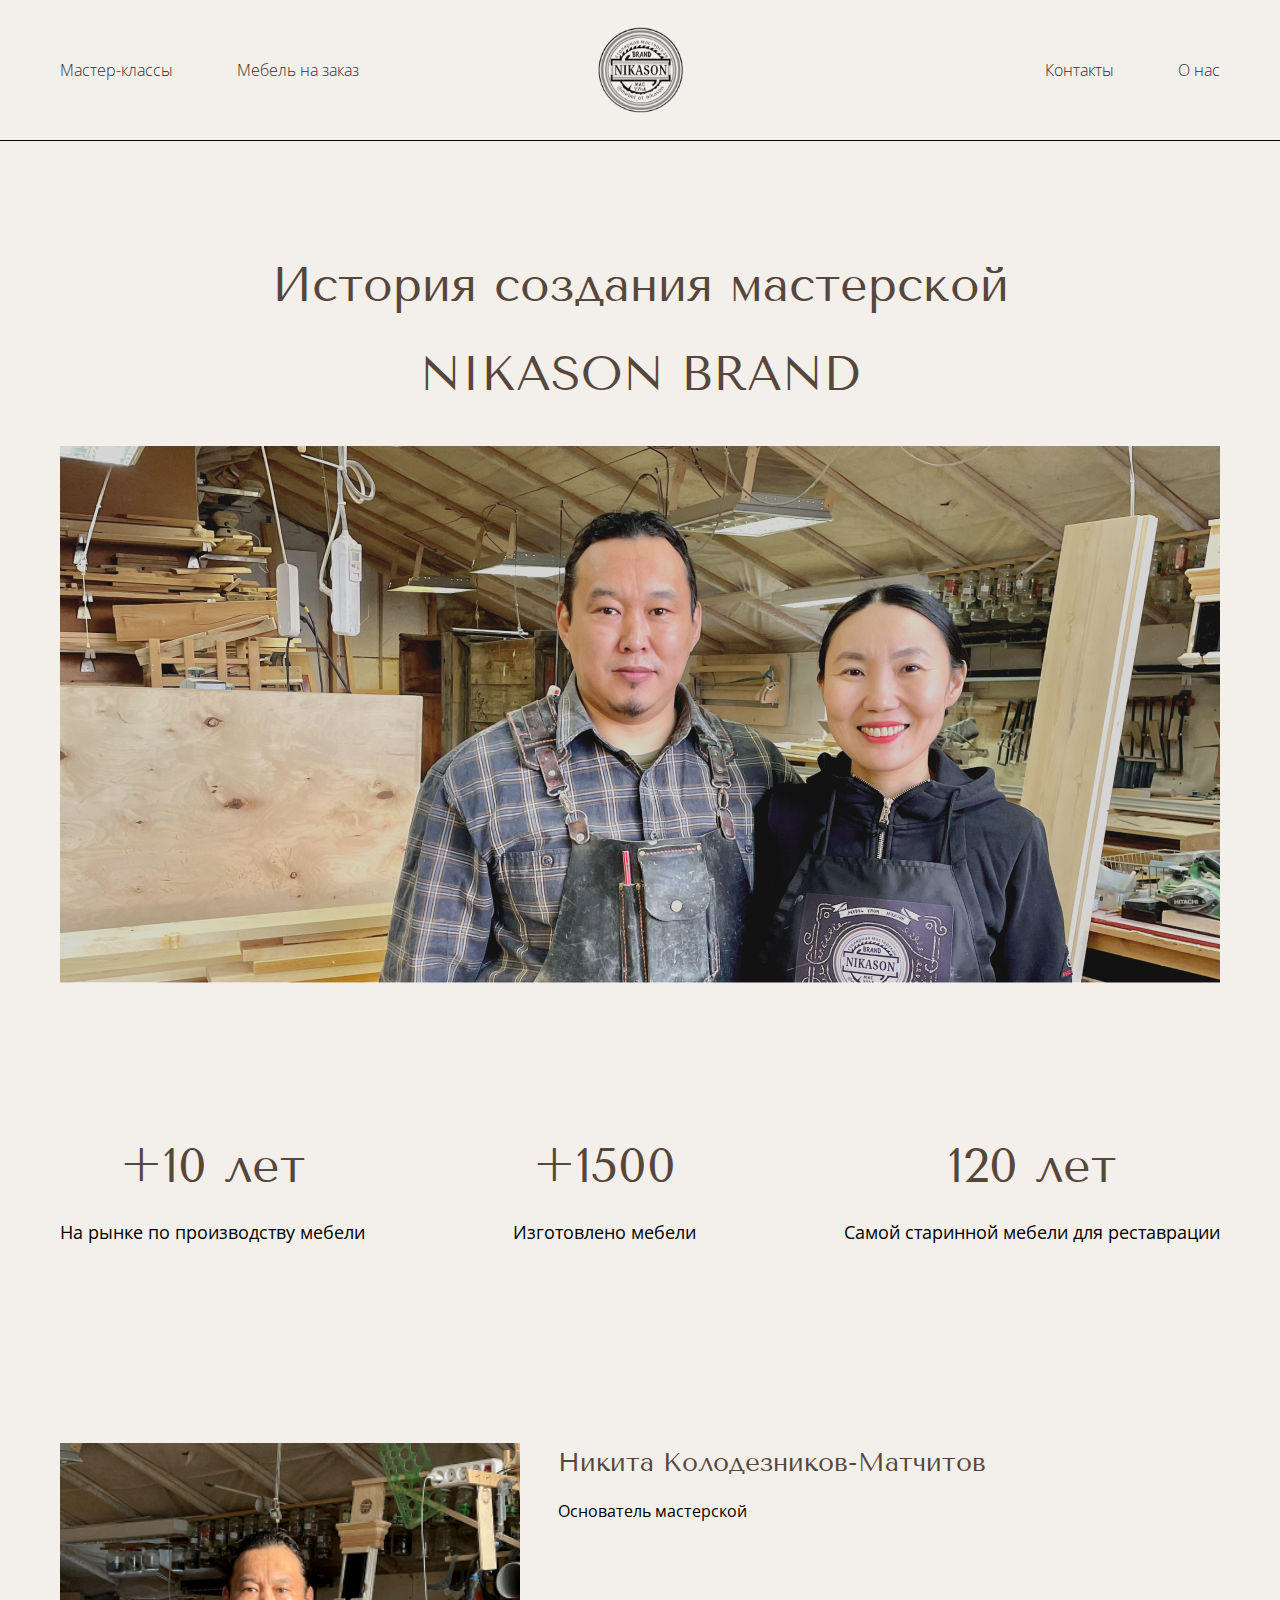
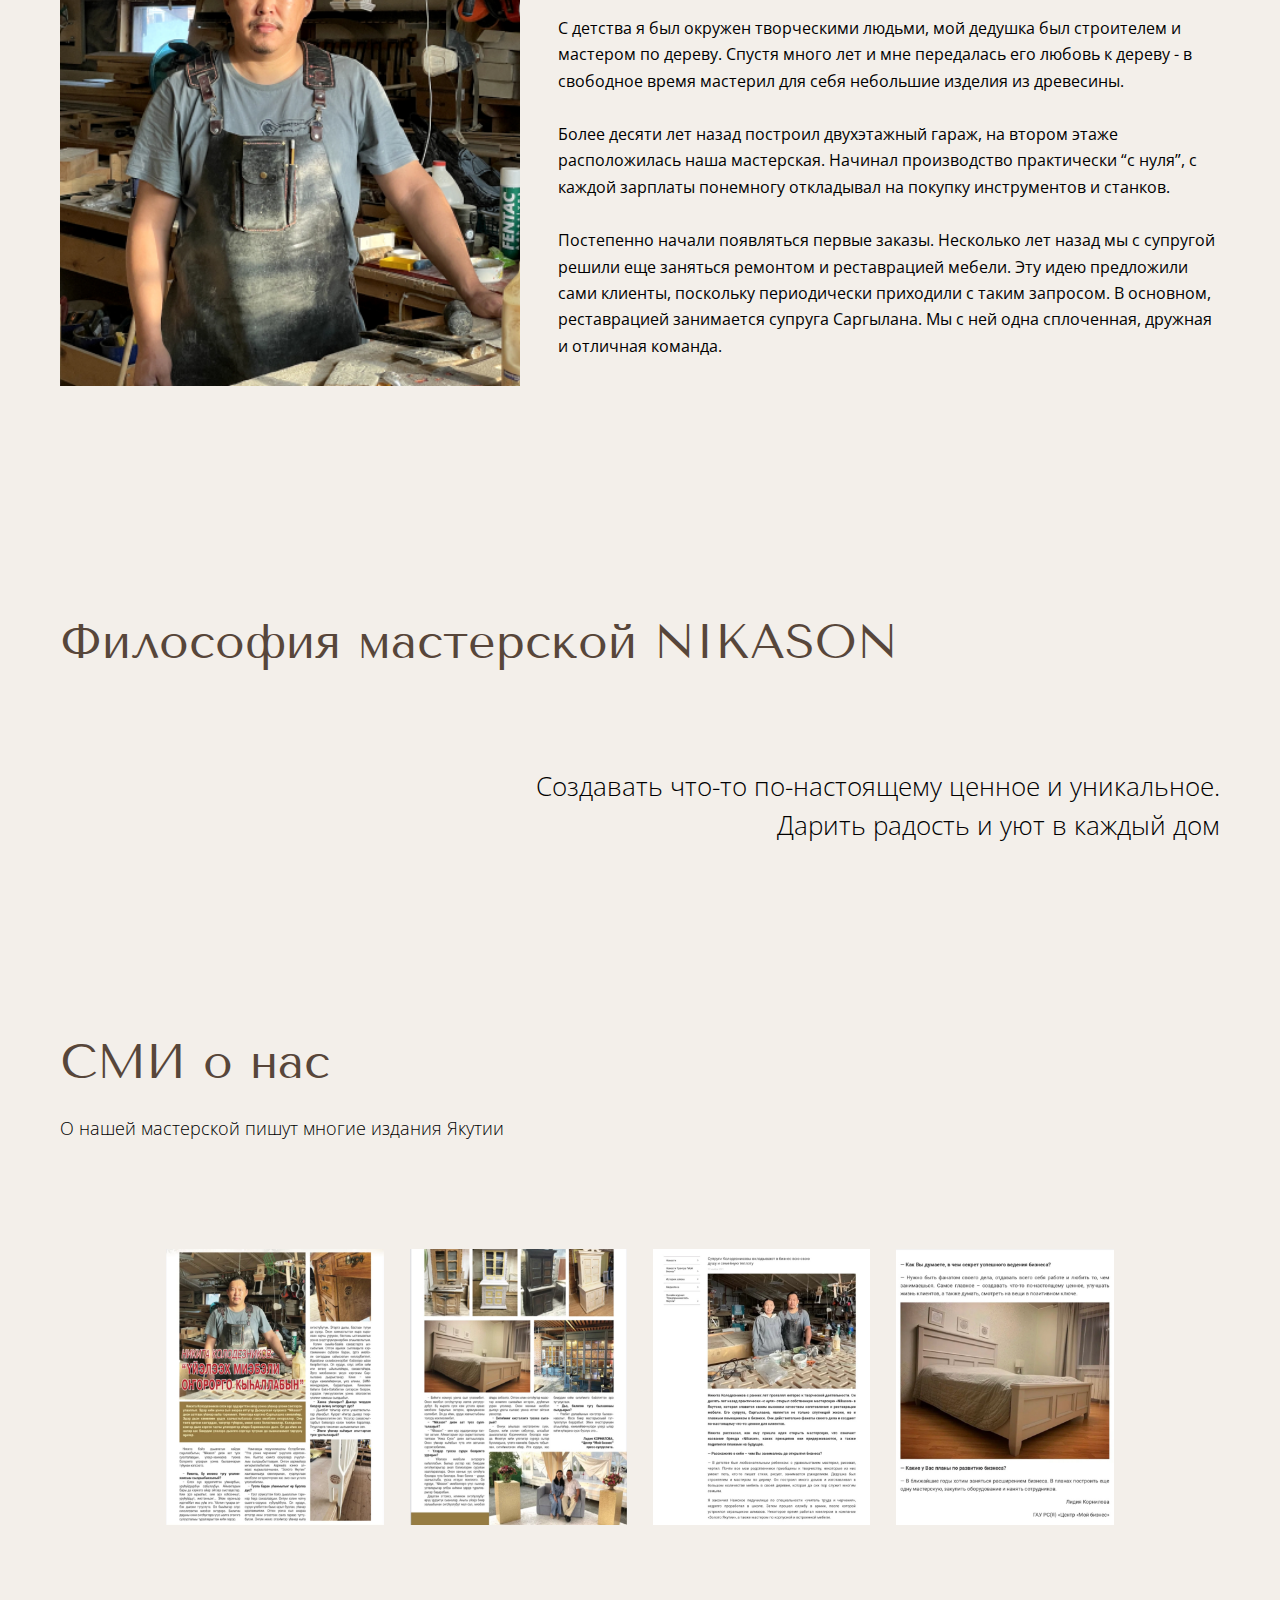
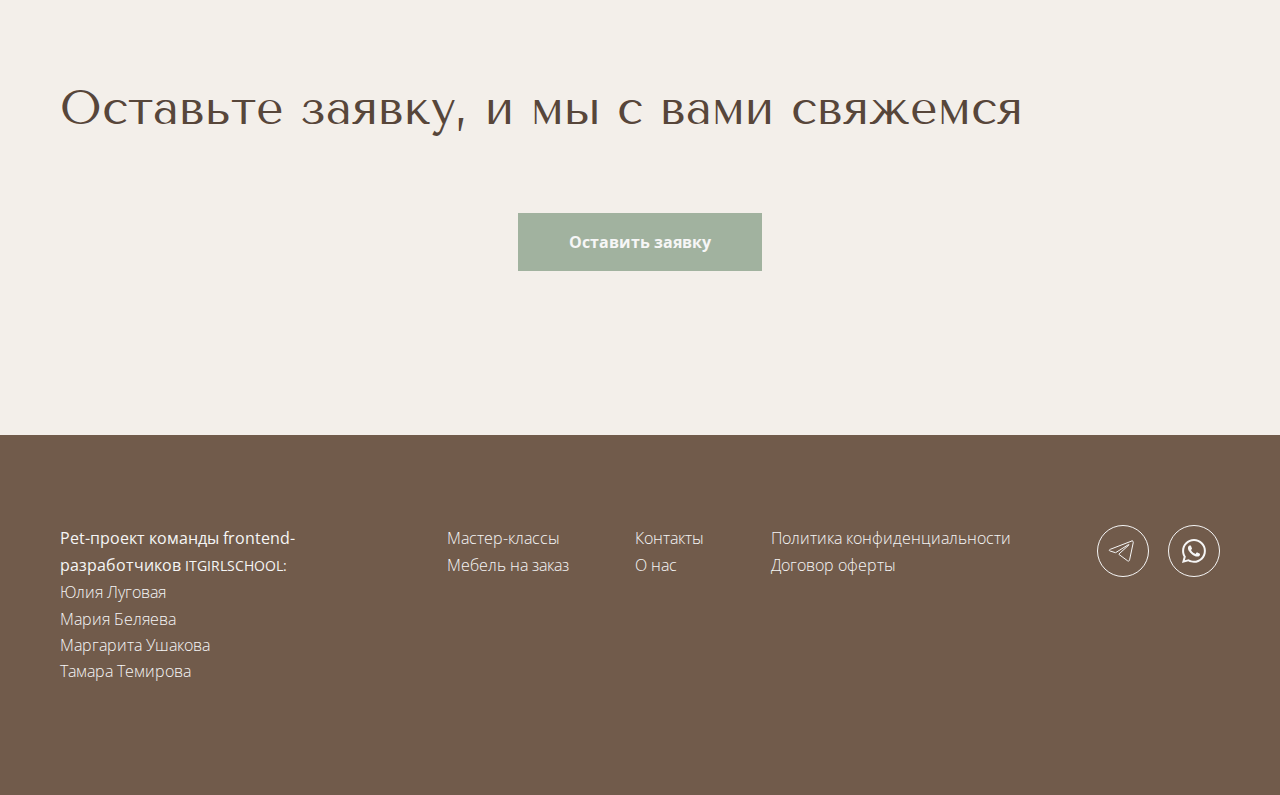
<file: about.html>
<!DOCTYPE html>
<html lang="ru">
  <head>
    <meta charset="UTF-8">
    <meta http-equiv="X-UA-Compatible" content="IE=edge">
    <meta name="viewport" content="width=device-width, initial-scale=1.0">
    <link rel="stylesheet" href="./assets/styles/normalize.css">
    <link rel="stylesheet" href="./assets/styles/about.css">
    <link rel="preconnect" href="https://fonts.googleapis.com">
    <link rel="preconnect" href="https://fonts.gstatic.com" crossorigin>
    <link rel="preconnect" href="https://fonts.googleapis.com">
    <link rel="preconnect" href="https://fonts.gstatic.com" crossorigin>
    <link
      href="https://fonts.googleapis.com/css2?family=Open+Sans:wght@300;400;700&family=Tenor+Sans&display=swap"
      rel="stylesheet">
    <link
      rel="shortcut icon"
      href="./assets/images/icon.svg"
      type="image/svg">
    <title>О нас</title>
  </head>
  <body>
    <div class="wrapper">
      <header class="header">
        <div class="header__container">
          <nav class="header__nav-left">
            <a class="header__link-left" href="./masterclass.html"
              >Мастер-классы</a
            >
            <a class="header__link-left" href="./customised.html"
              >Мебель на заказ</a
            >
          </nav>
          <a class="logo" href="./index.html"
            ><img src="./assets/images/icon.svg" alt="Логотип"></a>
          <nav class="header__nav-right">
            <a class="header__link-right" href="#contact">Контакты</a>
            <a class="header__link-right" href="./about.html">О нас</a>
          </nav>
        </div>
        <nav class="hamburger">
          <div class="hamburger__icon">
            <input type="checkbox">
            <span></span>
            <span></span>
            <span></span>
            <div class="hamburger__menu">
              <div class="hamburger__link">
                <a href="./index.html">Главная</a>
              </div>
              <div class="hamburger__link">
                <a href="./masterclass.html">Мастер-классы</a>
              </div>
              <div class="hamburger__link">
                <a href="./customised.html">Мебель на заказ</a>
              </div>
              <div class="hamburger__link"><a href="#contact">Контакты</a></div>
              <div class="hamburger__link">
                <a href="./about.html">О нас</a>
              </div>
            </div>
          </div>
        </nav>
      </header>
      <main class="main">
        <section class="about-head">
          <div class="about-head__container">
            <h2 class="about-head__title-top">История создания мастерской</h2>
            <h1 class="about-head__title-bottom">NIKASON BRAND</h1>
            <img
              class="about-head__image"
              src="./assets/images/about/about-head__photo.jpg"
              alt="Основатели">
          </div>
        </section>
        <section class="about-figures">
          <div class="about-figures__container">
            <div class="about-figures__item">
              <h2 class="about-figures__title">+10 лет</h2>
              <p class="about-figures__text">На рынке по производству мебели</p>
            </div>
            <div class="about-figures__item">
              <h2 class="about-figures__title">+1500</h2>
              <p class="about-figures__text">Изготовлено мебели</p>
            </div>
            <div class="about-figures__item">
              <h2 class="about-figures__title">120 лет</h2>
              <p class="about-figures__text">
                Самой старинной мебели для реставрации
              </p>
            </div>
          </div>
        </section>
        <section class="about-founder">
          <div class="about-founder__container">
            <img
              class="about-founder__image"
              src="./assets/images/about/about-founder__photo.jpg"
              alt="Основатель">
            <div class="about-founder__content">
              <h2 class="about-founder__title about-founder__title_founder">
                Никита Колодезников-Матчитов
              </h2>
              <h3 class="about-founder__subtitle">Основатель мастерской</h3>
              <p class="about-founder__text">
                С детства я был окружен творческими людьми, мой дедушка был
                строителем и мастером по дереву. Спустя много лет и мне
                передалась его любовь к дереву - в свободное время мастерил для
                себя небольшие изделия из древесины.
              </p>
              <p class="about-founder__text">
                Более десяти лет назад построил двухэтажный гараж, на втором
                этаже расположилась наша мастерская. Начинал производство
                практически “с нуля”, с каждой зарплаты понемногу откладывал на
                покупку инструментов и станков.
              </p>
              <p class="about-founder__text">
                Постепенно начали появляться первые заказы. Несколько лет назад
                мы с супругой решили еще заняться ремонтом и реставрацией
                мебели. Эту идею предложили сами клиенты, поскольку периодически
                приходили с таким запросом. В основном, реставрацией занимается
                супруга Саргылана. Мы с ней одна сплоченная, дружная и отличная
                команда.
              </p>
            </div>
          </div>
        </section>
        <section class="about-philosophy">
          <div class="about-philosophy__container">
            <h2 class="about-philosophy__title">
              Философия мастерской NIKASON
            </h2>
            <p class="about-philosophy__text">
              Создавать что-то по-настоящему ценное и уникальное.
            </p>
            <p class="about-philosophy__text">
              Дарить радость и уют в каждый дом
            </p>
          </div>
        </section>
        <section class="about-media">
          <div class="about-media__container">
            <h2 class="about-media__title">СМИ о нас</h2>
            <p class="about-media__text">
              О нашей мастерской пишут многие издания Якутии
            </p>
            <div class="about-media__image">
              <img
                class="about-media__img"
                src="./assets/images/about/about-media__image-1.jpg"
                alt="Статья в СМИ">
              <img
                class="about-media__img"
                src="./assets/images/about/about-media__image-2.jpg"
                alt="Статья в СМИ">
              <img
                class="about-media__img"
                src="./assets/images/about/about-media__image-3.jpg"
                alt="Статья в СМИ">
              <img
                class="about-media__img"
                src="./assets/images/about/about-media__image-4.jpg"
                alt="Статья в СМИ">
            </div>
            <div class="about-media-carousel">
              <span id="about-media-carousel__item_1"></span>
              <span id="about-media-carousel__item_2"></span>
              <span id="about-media-carousel__item_3"></span>
              <span id="about-media-carousel__item_4"></span>
              <div
                class="about-media-carousel__item about-media-carousel__item_1"
              >
                <a
                  class="arrow arrow_prev"
                  href="#about-media-carousel__item_4"
                ></a>
                <a
                  class="arrow arrow_next"
                  href="#about-media-carousel__item_2"
                ></a>
              </div>
              <div
                class="about-media-carousel__item about-media-carousel__item_2"
              >
                <a
                  class="arrow arrow_prev"
                  href="#about-media-carousel__item_1"
                ></a>
                <a
                  class="arrow arrow_next"
                  href="#about-media-carousel__item_3"
                ></a>
              </div>
              <div
                class="about-media-carousel__item about-media-carousel__item_3"
              >
                <a
                  class="arrow arrow_prev"
                  href="#about-media-carousel__item_2"
                ></a>
                <a
                  class="arrow arrow_next"
                  href="#about-media-carousel__item_4"
                ></a>
              </div>
              <div
                class="about-media-carousel__item about-media-carousel__item_4"
              >
                <a
                  class="arrow arrow_prev"
                  href="#about-media-carousel__item_3"
                ></a>
                <a
                  class="arrow arrow_next"
                  href="#about-media-carousel__item_1"
                ></a>
              </div>
            </div>
          </div>
        </section>
        <section class="about-contact">
          <div class="about-contact__container">
            <h2 class="about-contact__title">
              Оставьте заявку, и мы с вами свяжемся
            </h2>
            <div class="about-contact__button">
              <a class="button" href="https://www.whatsapp.com/?lang=ru"
                >Оставить заявку</a
              >
            </div>
          </div>
        </section>
      </main>
      <footer class="footer">
        <a id="contact"></a>
        <div class="footer__container">
          <div class="footer__info">
            <p class="footer__text">Pet-проект команды frontend-разработчиков <a class="footer__school" href="https://itgirlschool.com/"
              >ITGIRLSCHOOL:</a
            ></p>
            <a class="footer__link" href="https://github.com/YuliaLugovaya"
              >Юлия Луговая</a
            >
            <a class="footer__link" href="https://github.com/MariiaBeliaeva"
              >Мария Беляева</a
            >
            <a class="footer__link" href="https://github.com/ritamargo25"
              >Маргарита Ушакова</a
            >
            <a class="footer__link" href="https://github.com/TomaTem"
              >Тамара Темирова</a
            >
          </div>
          <div class="footer__links">
            <a class="footer__link" href="./masterclass.html">Мастер-классы</a>
            <a class="footer__link" href="./customised.html">Мебель на заказ</a>
          </div>
          <div class="footer__links">
            <a class="footer__link" href="#contact">Контакты</a>
            <a class="footer__link" href="./about.html">О нас</a>
          </div>
          <div class="footer__documents">
            <a class="footer__link" href="./privacy.html"
              >Политика конфиденциальности</a
            >
            <a class="footer__link" href="./offer.html">Договор оферты</a>
          </div>
          <div class="footer__socials">
            <a class="footer__social" href="https://telegram.org/"
              ><img src="./assets/images/telegram-icon.svg" alt="Telegram"></a>
            <a class="footer__social" href="https://www.whatsapp.com/?lang=ru"
              ><img src="./assets/images/whatsup-icon.svg" alt="WhatsUp"></a>
          </div>
        </div>
      </footer>
    </div>
  </body>
</html>
</file>
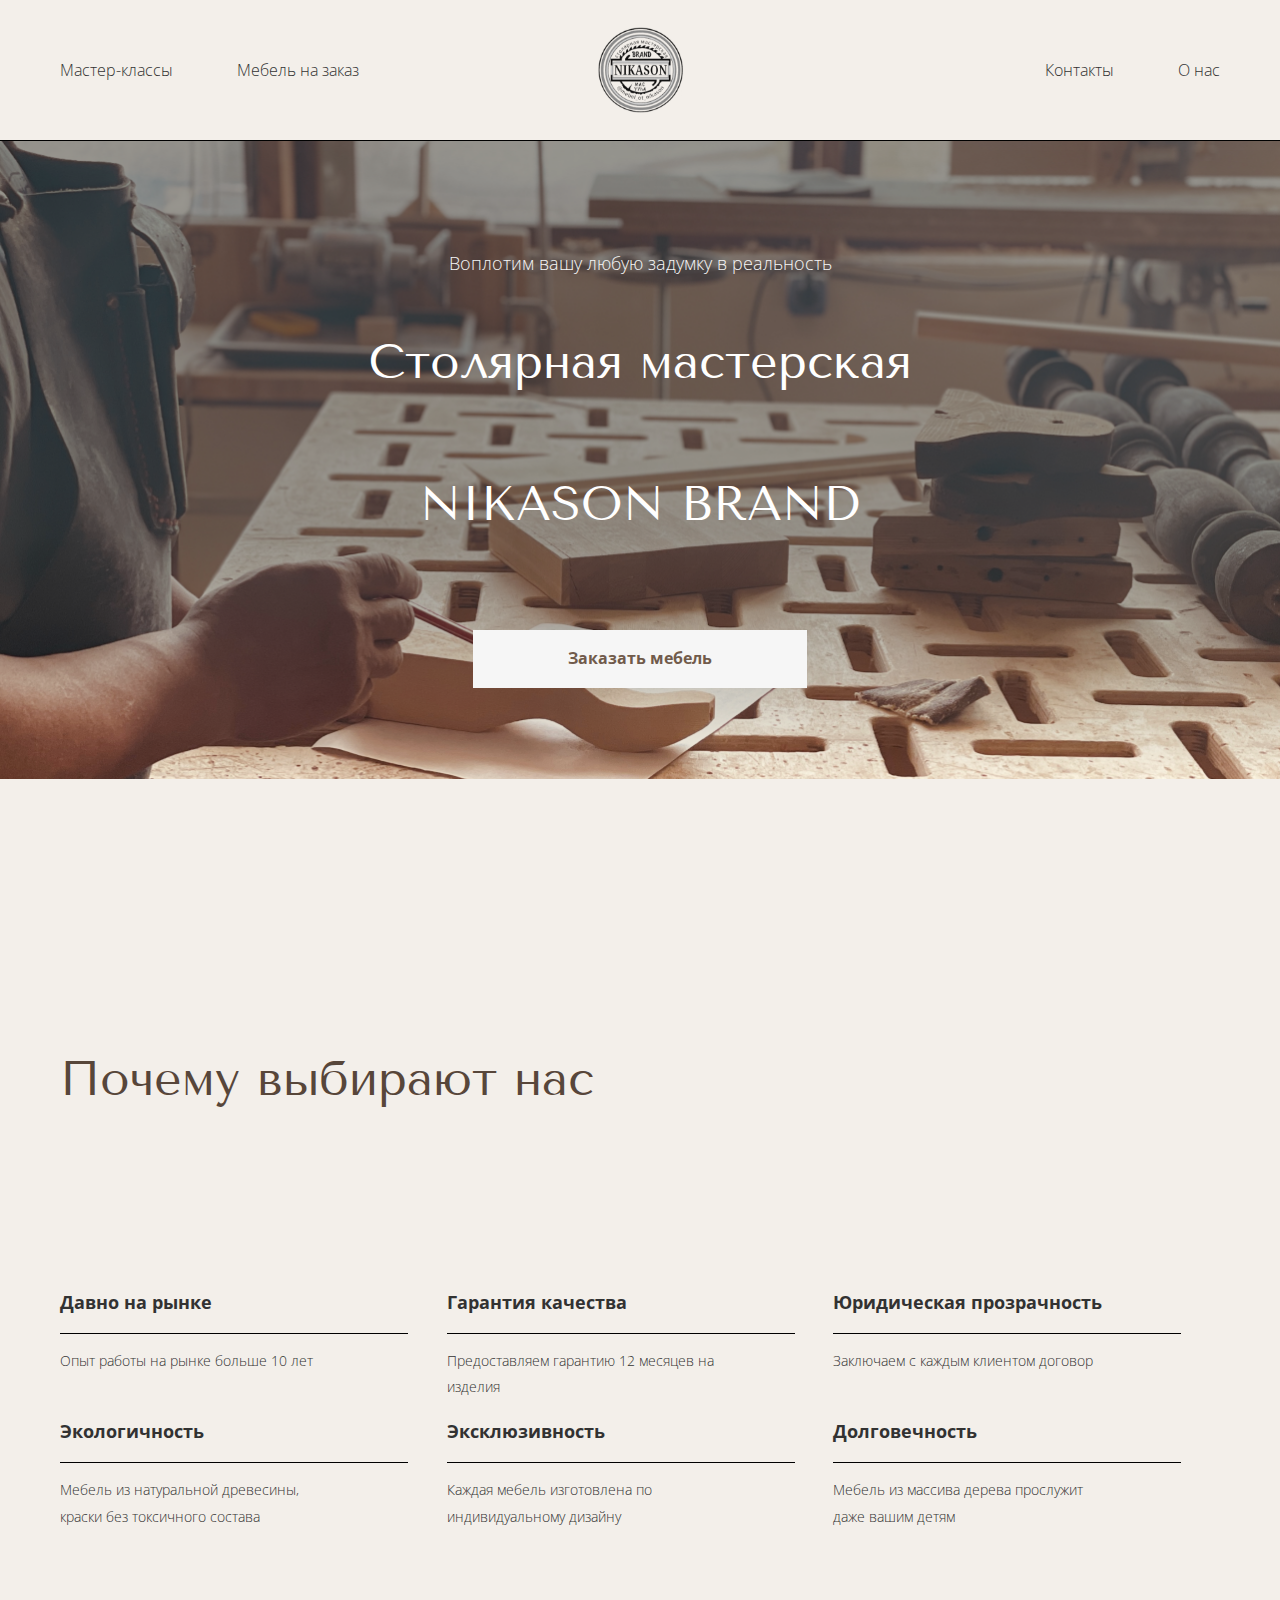
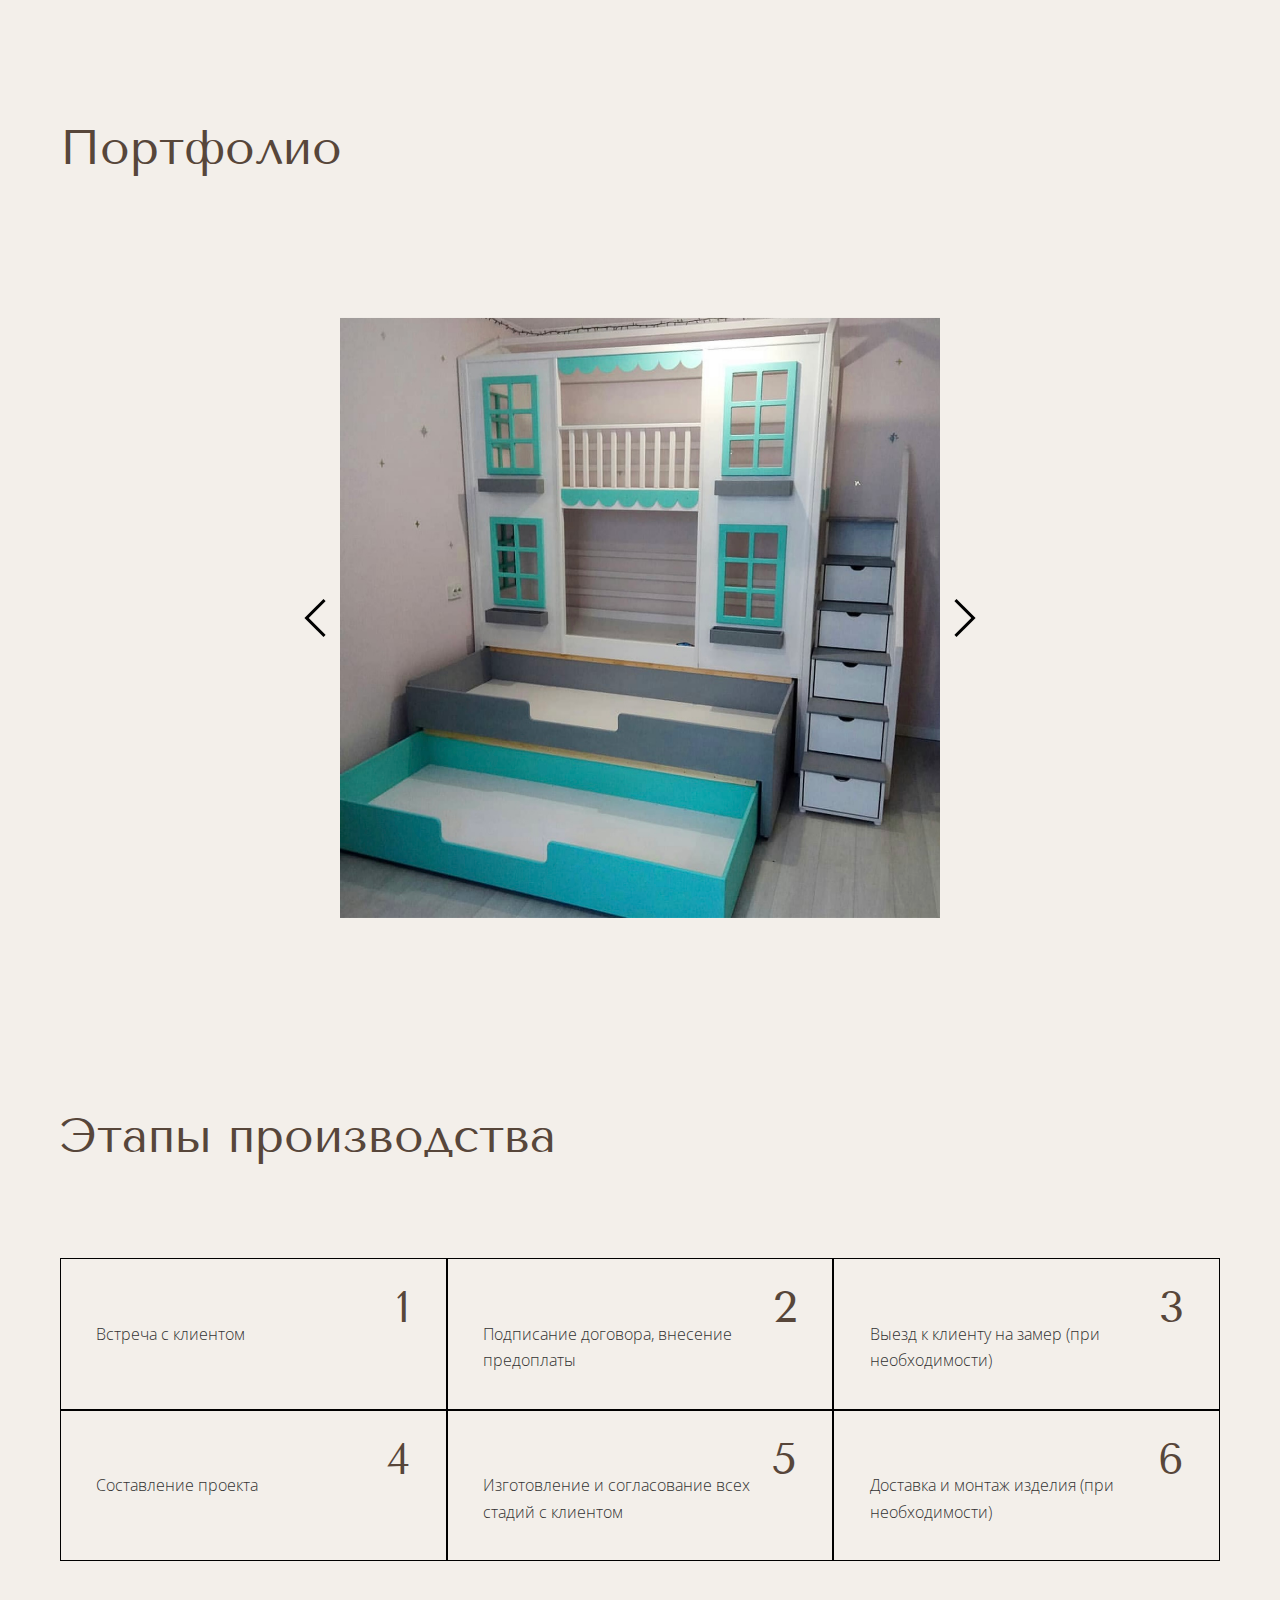
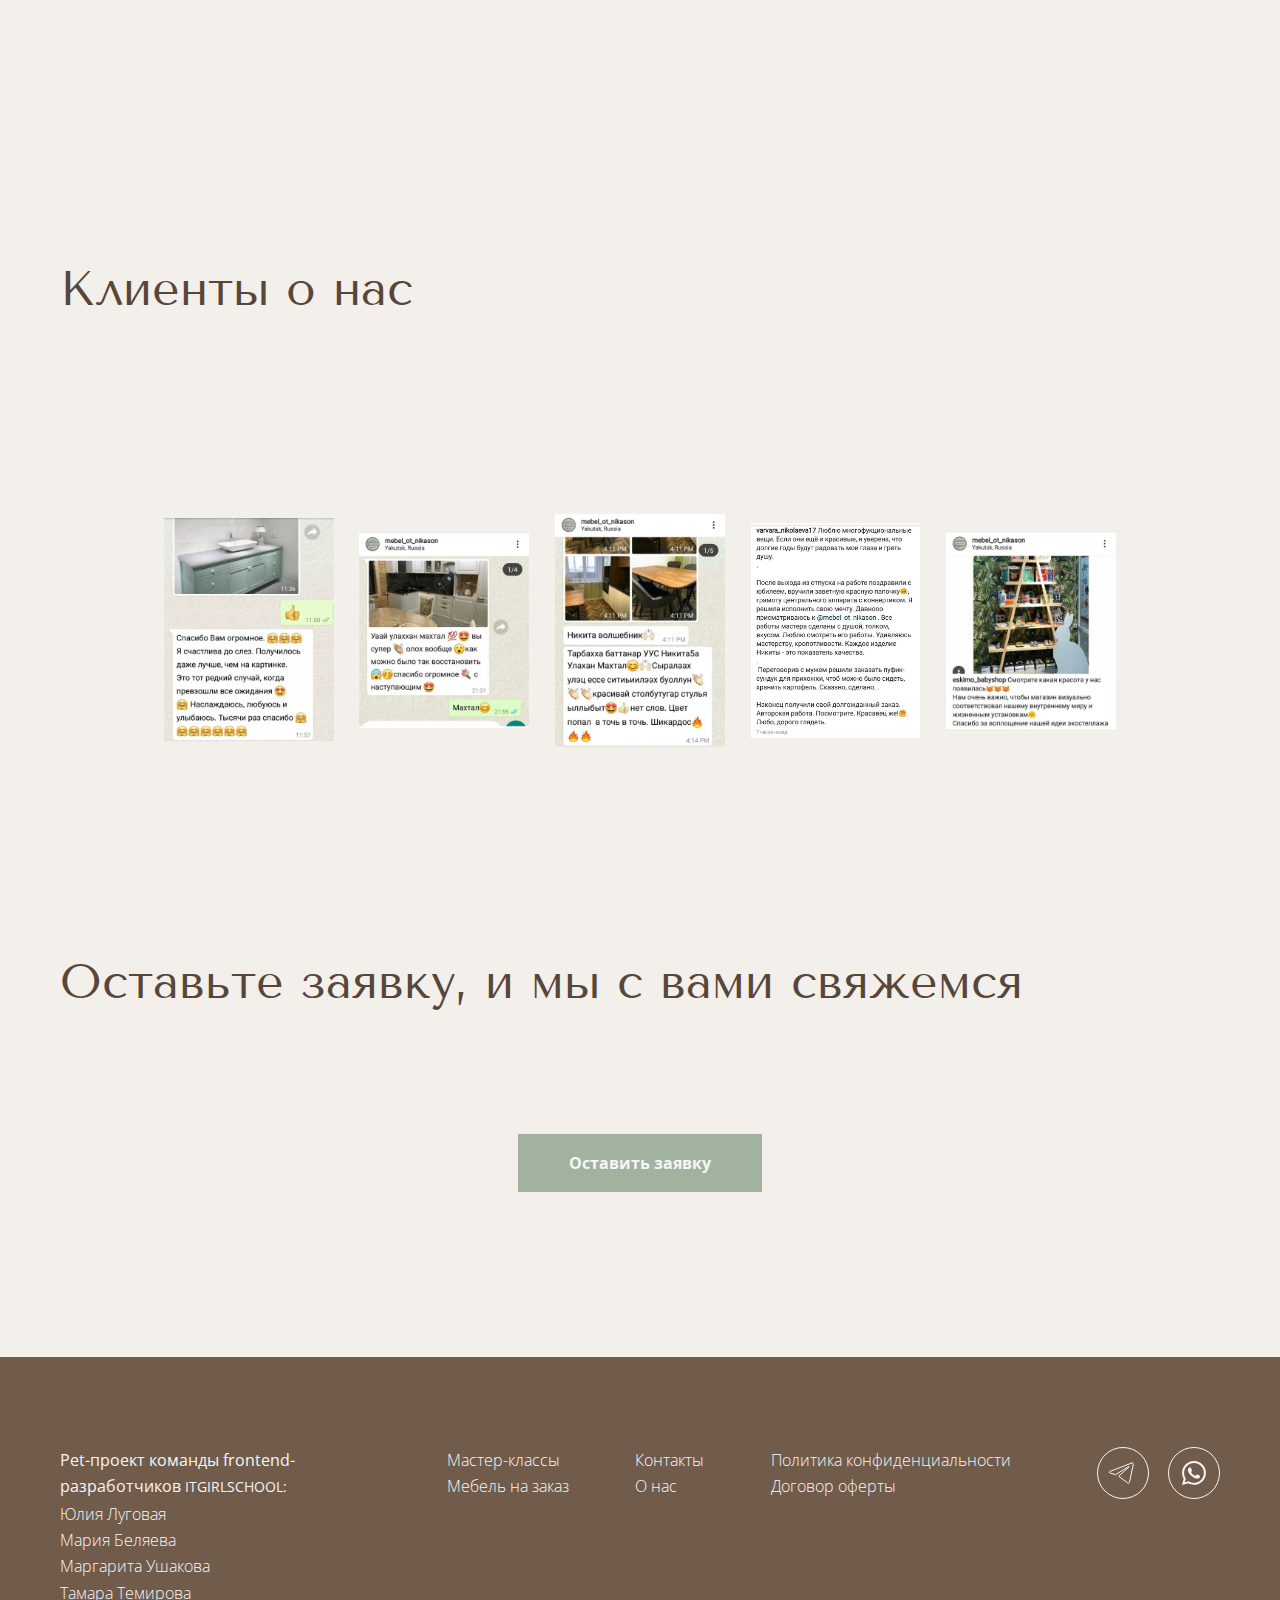
<file: customised.html>
<!DOCTYPE html>
<html lang="ru">

<head>
    <meta charset="UTF-8">
    <meta http-equiv="X-UA-Compatible" content="IE=edge">
    <meta name="viewport" content="width=device-width, initial-scale=1.0">
    <link rel="stylesheet" href="./assets/styles/normalize.css">
    <link rel="stylesheet" href="./assets/styles/customised.css">
    <link rel="preconnect" href="https://fonts.googleapis.com">
    <link rel="preconnect" href="https://fonts.gstatic.com" crossorigin>
    <link href="https://fonts.googleapis.com/css2?family=Open+Sans:wght@300;400;700&family=Tenor+Sans&display=swap"
        rel="stylesheet">
    <link rel="shortcut icon" href="./assets/images/icon.svg" type="image/svg">
    <title>Мебель на заказ</title>
</head>

<body>
    <div class="wrapper">
        <header class="header">
            <div class="header__container">
                <nav class="header__nav-left">
                    <a class="header__link-left" href="./masterclass.html">Мастер-классы</a>
                    <a class="header__link-left" href="./customised.html">Мебель на заказ</a>
                </nav>
                <a class="logo" href="./index.html"><img src="./assets/images/icon.svg" alt="Логотип"></a>
                <nav class="header__nav-right">
                    <a class="header__link-right" href="#contact">Контакты</a>
                    <a class="header__link-right" href="./about.html">О нас</a>
                </nav>
            </div>
            <nav class="hamburger">
                <div class="hamburger__icon">
                    <input type="checkbox">
                    <span></span>
                    <span></span>
                    <span></span>
                    <div class="hamburger__menu">
                        <div class="hamburger__link">
                            <a href="./index.html">Главная</a>
                        </div>
                        <div class="hamburger__link">
                            <a href="./masterclass.html">Мастер-классы</a>
                        </div>
                        <div class="hamburger__link">
                            <a href="./customised.html">Мебель на заказ</a>
                        </div>
                        <div class="hamburger__link"><a href="#contact">Контакты</a></div>
                        <div class="hamburger__link">
                            <a href="./about.html">О нас</a>
                        </div>
                    </div>
                </div>
            </nav>
        </header>
        <main class="main">
            <section class="customised-head">
                <p class="customised-head__subtitle-top">Воплотим вашу любую задумку в реальность</p>
                <h1 class="customised-head__title-middle">Столярная мастерская</h1>
                <h2 class="customised-head__title-bottom">NIKASON BRAND</h2>
                <a class="button_white" href="#order-furniture">Заказать мебель</a>
            </section>
            <section class="customised-choice">
                <div class="customised-choice__container">
                    <h2 class="customised-choice__title">Почему выбирают нас</h2>
                    <div class="customised-choice__items">
                        <div class="choice">
                            <div class="choice__name">Давно на рынке</div>
                            <div class="choice__text">Опыт работы на рынке больше 10 лет</div>
                        </div>
                        <div class="choice">
                            <div class="choice__name">Гарантия качества</div>
                            <div class="choice__text">Предоставляем гарантию 12 месяцев на изделия </div>
                        </div>
                        <div class="choice">
                            <div class="choice__name">Юридическая прозрачность</div>
                            <div class="choice__text">Заключаем с каждым клиентом договор</div>
                        </div>
                        <div class="choice">
                            <div class="choice__name">Экологичность</div>
                            <div class="choice__text">Мебель из натуральной древесины, краски без токсичного состава
                            </div>
                        </div>
                        <div class="choice">
                            <div class="choice__name">Эксклюзивность</div>
                            <div class="choice__text">Каждая мебель изготовлена по индивидуальному дизайну </div>
                        </div>
                        <div class="choice">
                            <div class="choice__name">Долговечность</div>
                            <div class="choice__text">Мебель из массива дерева прослужит даже вашим детям</div>
                        </div>
                    </div>
                </div>
            </section>
            <section class="portfolio">
                <div class="portfolio__container">
                    <h2 class="portfolio__title">Портфолио</h2>
                    <div class="carousel">
                        <span id="carousel__item_1"></span>
                        <span id="carousel__item_2"></span>
                        <span id="carousel__item_3"></span>
                        <span id="carousel__item_4"></span>
                        <span id="carousel__item_5"></span>
                        <span id="carousel__item_6"></span>
                        <span id="carousel__item_7"></span>
                        <span id="carousel__item_8"></span>
                        <div class="carousel__item carousel__item_1">
                            <a class="arrow arrow_prev" href="#carousel__item_1"></a>
                            <a class="arrow arrow_next" href="#carousel__item_2"></a>
                        </div>
                        <div class="carousel__item carousel__item_2">
                            <a class="arrow arrow_prev" href="#carousel__item_1"></a>
                            <a class="arrow arrow_next" href="#carousel__item_3"></a>
                        </div>
                        <div class="carousel__item carousel__item_3">
                            <a class="arrow arrow_prev" href="#carousel__item_2"></a>
                            <a class="arrow arrow_next" href="#carousel__item_4"></a>
                        </div>
                        <div class="carousel__item carousel__item_4">
                            <a class="arrow arrow_prev" href="#carousel__item_3"></a>
                            <a class="arrow arrow_next" href="#carousel__item_5"></a>
                        </div>
                        <div class="carousel__item carousel__item_5">
                            <a class="arrow arrow_prev" href="#carousel__item_4"></a>
                            <a class="arrow arrow_next" href="#carousel__item_6"></a>
                        </div>
                        <div class="carousel__item carousel__item_6">
                            <a class="arrow arrow_prev" href="#carousel__item_5"></a>
                            <a class="arrow arrow_next" href="#carousel__item_7"></a>
                        </div>
                        <div class="carousel__item carousel__item_7">
                            <a class="arrow arrow_prev" href="#carousel__item_6"></a>
                            <a class="arrow arrow_next" href="#carousel__item_8"></a>
                        </div>
                        <div class="carousel__item carousel__item_8">
                            <a class="arrow arrow_prev" href="#carousel__item_7"></a>
                            <a class="arrow arrow_next" href="#carousel__item_11"></a>
                        </div>
                    </div>
                </div>
            </section>
            <section class="production">
                <div class="production__container">
                    <h2 class="production__title">Этапы производства</h2>
                    <div class="production__items">
                        <div class="step">
                            <div class="step__name">1</div>
                            <div class="step__text">Встреча с клиентом</div>
                        </div>
                        <div class="step">
                            <div class="step__name">2</div>
                            <div class="step__text">Подписание договора, внесение предоплаты</div>
                        </div>
                        <div class="step">
                            <div class="step__name">3</div>
                            <div class="step__text">Выезд к клиенту на замер (при необходимости)</div>
                        </div>
                        <div class="step">
                            <div class="step__name">4</div>
                            <div class="step__text">Составление проекта</div>
                        </div>
                        <div class="step">
                            <div class="step__name">5</div>
                            <div class="step__text">Изготовление и согласование всех стадий с клиентом</div>
                        </div>
                        <div class="step">
                            <div class="step__name">6</div>
                            <div class="step__text">Доставка и монтаж изделия (при необходимости)</div>
                        </div>
                    </div>
                </div>
            </section>
            <section class="reviews">
                <div class="reviews__container">
                    <h2 class="reviews__title">Клиенты о нас</h2>
                    <div class="reviews__image">
                        <img class="reviews__img" src="/assets/images/customized/customized_review1.png"
                            alt="Отзыв в WhatsApp1">
                        <img class="reviews__img" src="/assets/images/customized/customized_review2.png"
                            alt="Отзыв в WhatsApp2">
                        <img class="reviews__img" src="/assets/images/customized/customized_review3.png"
                            alt="Отзыв в WhatsApp3">
                        <img class="reviews__img" src="/assets/images/customized/customized_review4.png"
                            alt="Отзыв в Instagram1">
                        <img class="reviews__img" src="/assets/images/customized/customized_review5.png"
                            alt="Отзыв в Instagram2">
                    </div>
                    <div class="review-carousel">
                        <span id="review-carousel__item_1"></span>
                        <span id="review-carousel__item_2"></span>
                        <span id="review-carousel__item_3"></span>
                        <span id="review-carousel__item_4"></span>
                        <span id="review-carousel__item_5"></span>
                        <span id="review-carousel__item_6"></span>
                        <div class="review-carousel__item review-carousel__item_1">
                            <a class="arrow arrow_prev" href="#review-carousel__item_6"></a>
                            <a class="arrow arrow_next" href="#review-carousel__item_2"></a>
                        </div>
                        <div class="review-carousel__item review-carousel__item_2">
                            <a class="arrow arrow_prev" href="#review-carousel__item_1"></a>
                            <a class="arrow arrow_next" href="#review-carousel__item_3"></a>
                        </div>
                        <div class="review-carousel__item review-carousel__item_3">
                            <a class="arrow arrow_prev" href="#review-carousel__item_2"></a>
                            <a class="arrow arrow_next" href="#review-carousel__item_4"></a>
                        </div>
                        <div class="review-carousel__item review-carousel__item_4">
                            <a class="arrow arrow_prev" href="#review-carousel__item_3"></a>
                            <a class="arrow arrow_next" href="#review-carousel__item_5"></a>
                        </div>
                        <div class="review-carousel__item review-carousel__item_5">
                            <a class="arrow arrow_prev" href="#review-carousel__item_4"></a>
                            <a class="arrow arrow_next" href="#review-carousel__item_6"></a>
                        </div>
                        <div class="review-carousel__item review-carousel__item_6">
                            <a class="arrow arrow_prev" href="#review-carousel__item_5"></a>
                            <a class="arrow arrow_next" href="#review-carousel__item_1"></a>
                        </div>
                    </div>
                </div>
            </section>
            <section class="about-contact">
                <div class="about-contact__container">
                    <p><a name="order-furniture"></a></p>
                    <h2 class="about-contact__title">Оставьте заявку, и мы с вами свяжемся</h2>
                    <div class="about-contact__button">
                        <a class="button" href="https://www.whatsapp.com/?lang=ru">Оставить заявку</a>
                    </div>
                </div>
            </section>
        </main>
        <footer class="footer">
            <a id="contact"></a>
            <div class="footer__container">
                <div class="footer__info">
                    <p class="footer__text">Pet-проект команды frontend-разработчиков <a class="footer__school"
                            href="https://itgirlschool.com/">ITGIRLSCHOOL:</a></p>
                    <a class="footer__link" href="https://github.com/YuliaLugovaya">Юлия Луговая</a>
                    <a class="footer__link" href="https://github.com/MariiaBeliaeva">Мария Беляева</a>
                    <a class="footer__link" href="https://github.com/ritamargo25">Маргарита Ушакова</a>
                    <a class="footer__link" href="https://github.com/TomaTem">Тамара Темирова</a>
                </div>
                <div class="footer__links">
                    <a class="footer__link" href="./masterclass.html">Мастер-классы</a>
                    <a class="footer__link" href="./customised.html">Мебель на заказ</a>
                </div>
                <div class="footer__links">
                    <a class="footer__link" href="#contact">Контакты</a>
                    <a class="footer__link" href="./about.html">О нас</a>
                </div>
                <div class="footer__documents">
                    <a class="footer__link" href="./privacy.html">Политика конфиденциальности</a>
                    <a class="footer__link" href="./offer.html">Договор оферты</a>
                </div>
                <div class="footer__socials">
                    <a class="footer__social" href="https://telegram.org/"><img src="./assets/images/telegram-icon.svg"
                            alt="Telegram"></a>
                    <a class="footer__social" href="https://www.whatsapp.com/?lang=ru"><img
                            src="./assets/images/whatsup-icon.svg" alt="WhatsUp"></a>
                </div>
            </div>
        </footer>
    </div>
</body>

</html>
</file>
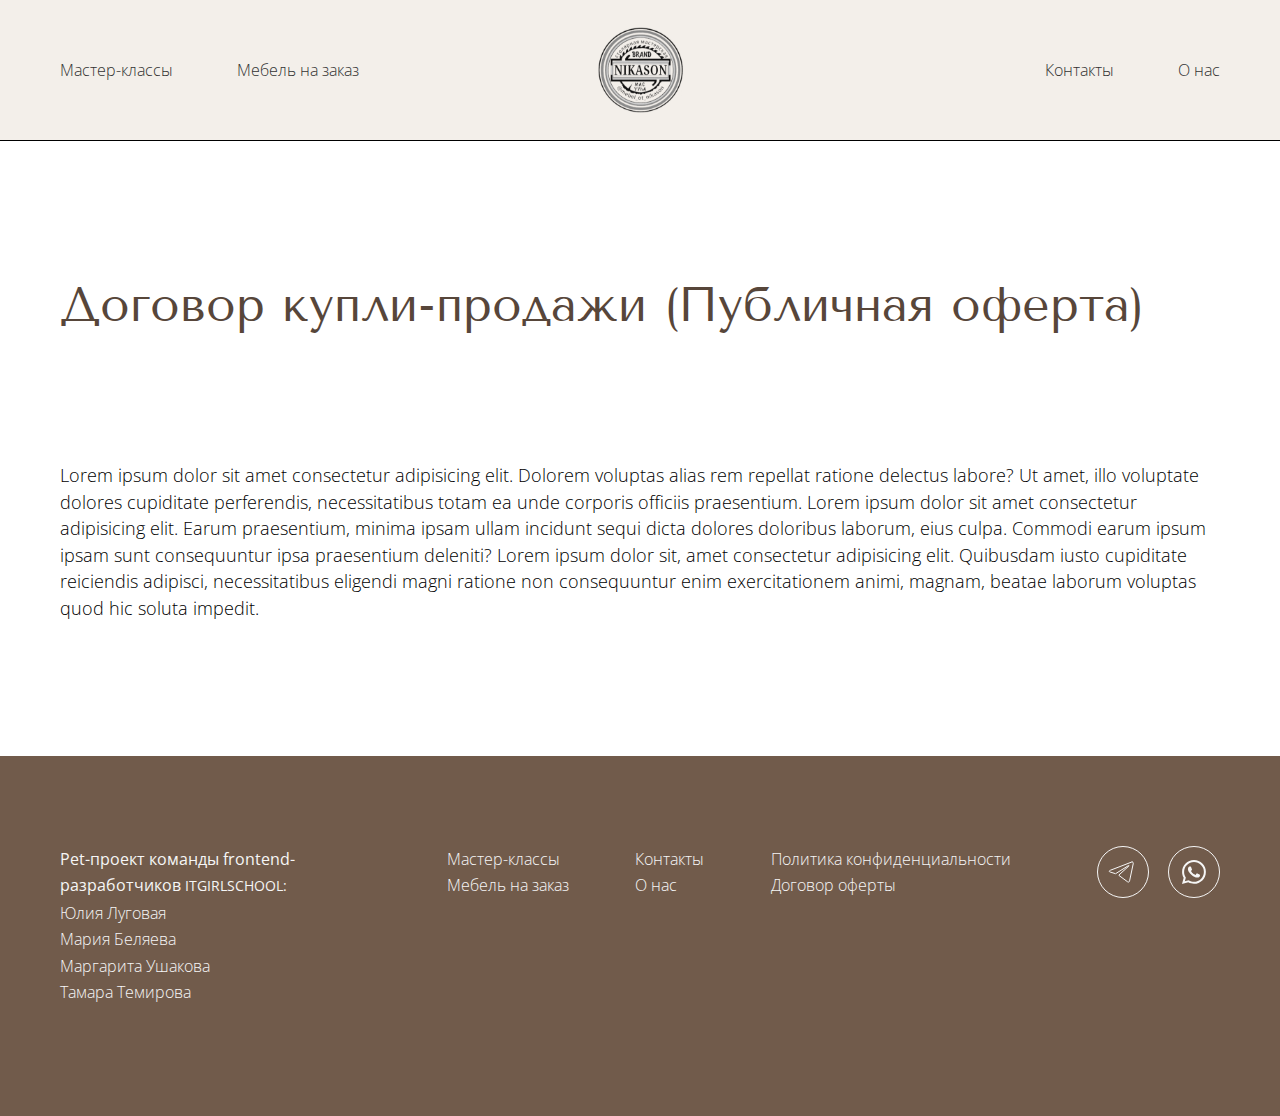
<file: offer.html>
<!DOCTYPE html>
<html lang="ru">
  <head>
    <meta charset="UTF-8">
    <meta http-equiv="X-UA-Compatible" content="IE=edge">
    <meta name="viewport" content="width=device-width, initial-scale=1.0">
    <link rel="stylesheet" href="./assets/styles/normalize.css">
    <link rel="stylesheet" href="./assets/styles/about.css">
    <link rel="preconnect" href="https://fonts.googleapis.com">
    <link rel="preconnect" href="https://fonts.gstatic.com" crossorigin>
    <link rel="preconnect" href="https://fonts.googleapis.com">
    <link rel="preconnect" href="https://fonts.gstatic.com" crossorigin>
    <link
      href="https://fonts.googleapis.com/css2?family=Open+Sans:wght@300;400;700&family=Tenor+Sans&display=swap"
      rel="stylesheet">
    <link
      rel="shortcut icon"
      href="./assets/images/icon.svg"
      type="image/svg">
    <title>Договор оферты</title>
  </head>
  <body>
    <div class="wrapper">
      <header class="header">
        <div class="header__container">
          <nav class="header__nav-left">
            <a class="header__link-left" href="./masterclass.html"
              >Мастер-классы</a
            >
            <a class="header__link-left" href="./customised.html"
              >Мебель на заказ</a
            >
          </nav>
          <a class="logo" href="./index.html"
            ><img src="./assets/images/icon.svg" alt="Логотип"></a>
          <nav class="header__nav-right">
            <a class="header__link-right" href="#contact">Контакты</a>
            <a class="header__link-right" href="./about.html">О нас</a>
          </nav>
        </div>
        <nav class="hamburger">
          <div class="hamburger__icon">
            <input type="checkbox">
            <span></span>
            <span></span>
            <span></span>
            <div class="hamburger__menu">
              <div class="hamburger__link">
                <a href="./index.html">Главная</a>
              </div>
              <div class="hamburger__link">
                <a href="./masterclass.html">Мастер-классы</a>
              </div>
              <div class="hamburger__link">
                <a href="./customised.html">Мебель на заказ</a>
              </div>
              <div class="hamburger__link"><a href="#contact">Контакты</a></div>
              <div class="hamburger__link">
                <a href="./about.html">О нас</a>
              </div>
            </div>
          </div>
        </nav>
      </header>
      <main class="main">
        <section class="offer">
          <div class="offer__container">
            <h2 class="offer__title">
              Договор купли-продажи (Публичная оферта)
            </h2>
            <p class="offer__text">
              Lorem ipsum dolor sit amet consectetur adipisicing elit. Dolorem
              voluptas alias rem repellat ratione delectus labore? Ut amet, illo
              voluptate dolores cupiditate perferendis, necessitatibus totam ea
              unde corporis officiis praesentium. Lorem ipsum dolor sit amet
              consectetur adipisicing elit. Earum praesentium, minima ipsam
              ullam incidunt sequi dicta dolores doloribus laborum, eius culpa.
              Commodi earum ipsum ipsam sunt consequuntur ipsa praesentium
              deleniti? Lorem ipsum dolor sit, amet consectetur adipisicing
              elit. Quibusdam iusto cupiditate reiciendis adipisci,
              necessitatibus eligendi magni ratione non consequuntur enim
              exercitationem animi, magnam, beatae laborum voluptas quod hic
              soluta impedit.
            </p>
          </div>
        </section>
      </main>
      <footer class="footer">
        <a id="contact"></a>
        <div class="footer__container">
          <div class="footer__info">
            <p class="footer__text">Pet-проект команды frontend-разработчиков <a class="footer__school" href="https://itgirlschool.com/"
              >ITGIRLSCHOOL:</a
            ></p>
            <a class="footer__link" href="https://github.com/YuliaLugovaya"
              >Юлия Луговая</a
            >
            <a class="footer__link" href="https://github.com/MariiaBeliaeva"
              >Мария Беляева</a
            >
            <a class="footer__link" href="https://github.com/ritamargo25"
              >Маргарита Ушакова</a
            >
            <a class="footer__link" href="https://github.com/TomaTem"
              >Тамара Темирова</a
            >
          </div>
          <div class="footer__links">
            <a class="footer__link" href="./masterclass.html">Мастер-классы</a>
            <a class="footer__link" href="./customised.html">Мебель на заказ</a>
          </div>
          <div class="footer__links">
            <a class="footer__link" href="#contact">Контакты</a>
            <a class="footer__link" href="./about.html">О нас</a>
          </div>
          <div class="footer__documents">
            <a class="footer__link" href="./privacy.html"
              >Политика конфиденциальности</a
            >
            <a class="footer__link" href="./offer.html">Договор оферты</a>
          </div>
          <div class="footer__socials">
            <a class="footer__social" href="https://telegram.org/"
              ><img src="./assets/images/telegram-icon.svg" alt="Telegram"></a>
            <a class="footer__social" href="https://www.whatsapp.com/?lang=ru"
              ><img src="./assets/images/whatsup-icon.svg" alt="WhatsUp"></a>
          </div>
        </div>
      </footer>
    </div>
  </body>
</html>
</file>
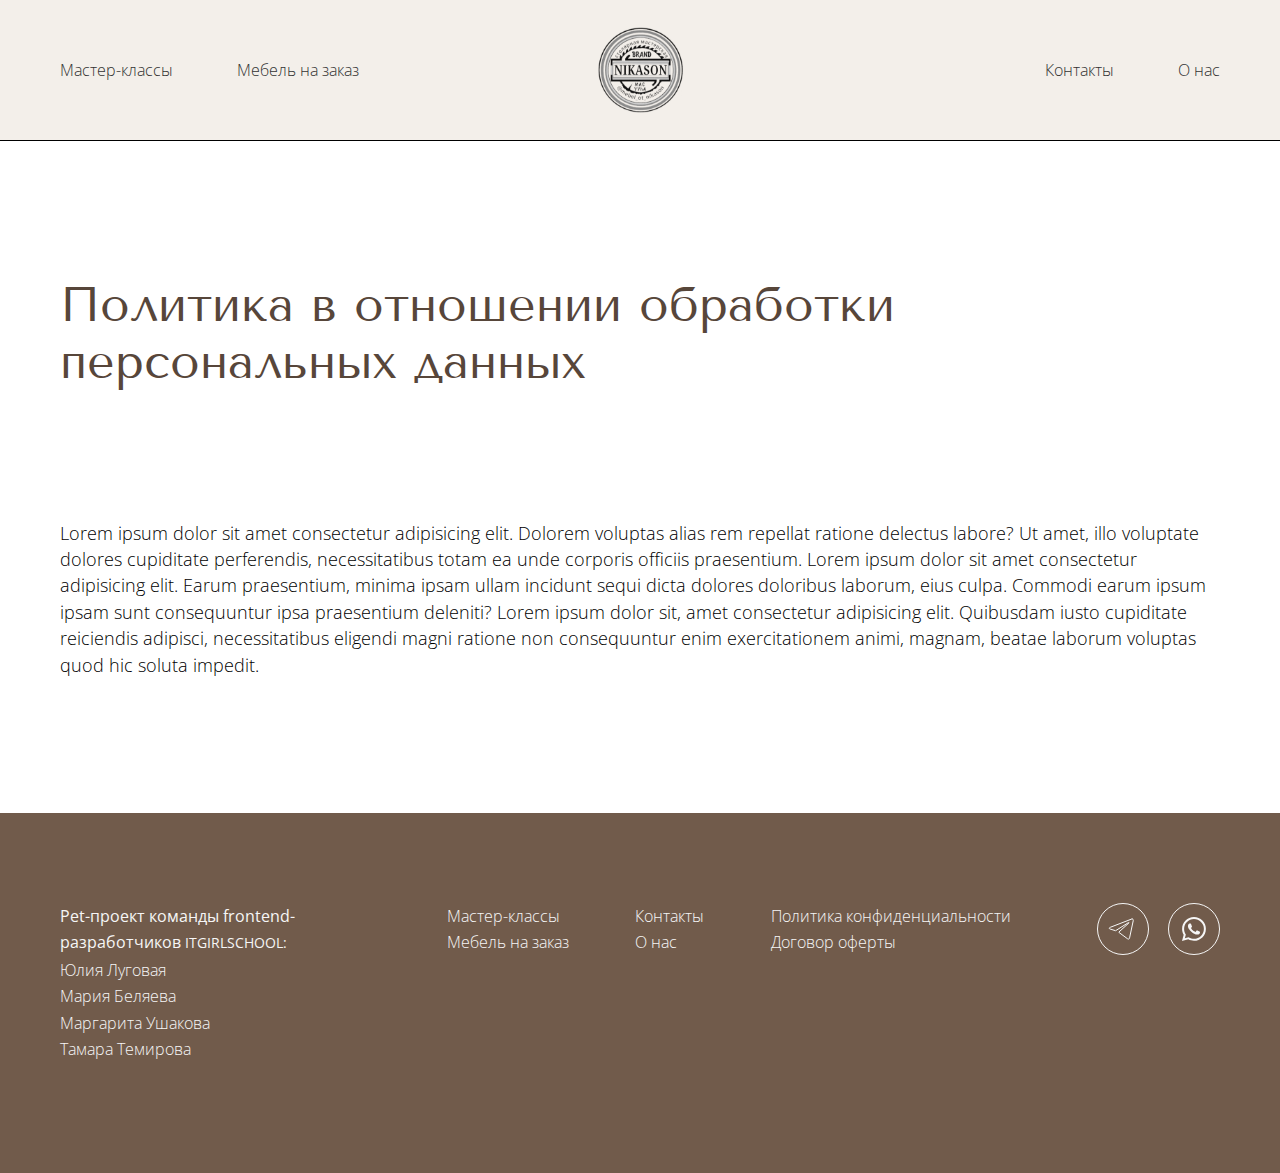
<file: privacy.html>
<!DOCTYPE html>
<html lang="ru">
  <head>
    <meta charset="UTF-8">
    <meta http-equiv="X-UA-Compatible" content="IE=edge">
    <meta name="viewport" content="width=device-width, initial-scale=1.0">
    <link rel="stylesheet" href="./assets/styles/normalize.css">
    <link rel="stylesheet" href="./assets/styles/about.css">
    <link rel="preconnect" href="https://fonts.googleapis.com">
    <link rel="preconnect" href="https://fonts.gstatic.com" crossorigin>
    <link rel="preconnect" href="https://fonts.googleapis.com">
    <link rel="preconnect" href="https://fonts.gstatic.com" crossorigin>
    <link
      href="https://fonts.googleapis.com/css2?family=Open+Sans:wght@300;400;700&family=Tenor+Sans&display=swap"
      rel="stylesheet">
    <link
      rel="shortcut icon"
      href="./assets/images/icon.svg"
      type="image/svg">
    <title>Политика конфиденциальности</title>
  </head>
  <body>
    <div class="wrapper">
      <header class="header">
        <div class="header__container">
          <nav class="header__nav-left">
            <a class="header__link-left" href="./masterclass.html"
              >Мастер-классы</a
            >
            <a class="header__link-left" href="./customised.html"
              >Мебель на заказ</a
            >
          </nav>
          <a class="logo" href="./index.html"
            ><img src="./assets/images/icon.svg" alt="Логотип"></a>
          <nav class="header__nav-right">
            <a class="header__link-right" href="#contact">Контакты</a>
            <a class="header__link-right" href="./about.html">О нас</a>
          </nav>
        </div>
        <nav class="hamburger">
          <div class="hamburger__icon">
            <input type="checkbox">
            <span></span>
            <span></span>
            <span></span>
            <div class="hamburger__menu">
              <div class="hamburger__link">
                <a href="./index.html">Главная</a>
              </div>
              <div class="hamburger__link">
                <a href="./masterclass.html">Мастер-классы</a>
              </div>
              <div class="hamburger__link">
                <a href="./customised.html">Мебель на заказ</a>
              </div>
              <div class="hamburger__link"><a href="#contact">Контакты</a></div>
              <div class="hamburger__link">
                <a href="./about.html">О нас</a>
              </div>
            </div>
          </div>
        </nav>
      </header>
      <main class="main">
        <section class="privacy">
          <div class="privacy__container">
            <h2 class="privacy__title">
              Политика в отношении обработки персональных данных
            </h2>
            <p class="privacy__text">
              Lorem ipsum dolor sit amet consectetur adipisicing elit. Dolorem
              voluptas alias rem repellat ratione delectus labore? Ut amet, illo
              voluptate dolores cupiditate perferendis, necessitatibus totam ea
              unde corporis officiis praesentium. Lorem ipsum dolor sit amet
              consectetur adipisicing elit. Earum praesentium, minima ipsam
              ullam incidunt sequi dicta dolores doloribus laborum, eius culpa.
              Commodi earum ipsum ipsam sunt consequuntur ipsa praesentium
              deleniti? Lorem ipsum dolor sit, amet consectetur adipisicing
              elit. Quibusdam iusto cupiditate reiciendis adipisci,
              necessitatibus eligendi magni ratione non consequuntur enim
              exercitationem animi, magnam, beatae laborum voluptas quod hic
              soluta impedit.
            </p>
          </div>
        </section>
      </main>
      <footer class="footer">
        <a id="contact"></a>
        <div class="footer__container">
          <div class="footer__info">
            <p class="footer__text">Pet-проект команды frontend-разработчиков <a class="footer__school" href="https://itgirlschool.com/"
              >ITGIRLSCHOOL:</a
            ></p>
            <a class="footer__link" href="https://github.com/YuliaLugovaya"
              >Юлия Луговая</a
            >
            <a class="footer__link" href="https://github.com/MariiaBeliaeva"
              >Мария Беляева</a
            >
            <a class="footer__link" href="https://github.com/ritamargo25"
              >Маргарита Ушакова</a
            >
            <a class="footer__link" href="https://github.com/TomaTem"
              >Тамара Темирова</a
            >
          </div>
          <div class="footer__links">
            <a class="footer__link" href="./masterclass.html">Мастер-классы</a>
            <a class="footer__link" href="./customised.html">Мебель на заказ</a>
          </div>
          <div class="footer__links">
            <a class="footer__link" href="#contact">Контакты</a>
            <a class="footer__link" href="./about.html">О нас</a>
          </div>
          <div class="footer__documents">
            <a class="footer__link" href="./privacy.html"
              >Политика конфиденциальности</a
            >
            <a class="footer__link" href="./offer.html">Договор оферты</a>
          </div>
          <div class="footer__socials">
            <a class="footer__social" href="https://telegram.org/"
              ><img src="./assets/images/telegram-icon.svg" alt="Telegram"></a>
            <a class="footer__social" href="https://www.whatsapp.com/?lang=ru"
              ><img src="./assets/images/whatsup-icon.svg" alt="WhatsUp"></a>
          </div>
        </div>
      </footer>
    </div>
  </body>
</html>
</file>
<file: assets/styles/about.css>
html,
body {
    height: 100%;
}

body {
    font-family: 'Open Sans', sans-serif;
    font-style: normal;
    font-weight: 300;
    font-size: 1.1em;
    line-height: 150%;
    color: #000000;
    background: #f3efea;
}

.wrapper {
    min-height: 100%;
    margin: 0 auto;
}

[class*="__container"] {
    max-width: 1160px;
    margin: 0 auto;
    padding-left: 35px;
    padding-right: 35px;
}

[class*="__image"] {
    max-width: 100%;
    object-fit: cover;
}

a {
    text-decoration: none;
}

[class*="__title"] {
    font-family: 'Tenor Sans', sans-serif;
    font-style: normal;
    font-weight: 400;
    font-size: 2.7em;
    line-height: 150%;
    color: #57463A;
}

.button {
    border: none;
    background: #A1B29F;
    font-weight: 700;
    font-size: 0.9em;
    text-align: center;
    color: #F6F6F6;
    padding: 18px 51px;
    transition: 0.5s;
}

.button:hover {
    background: #678064;
    cursor: pointer;
    border: none;
}

/*---------------Header---------------*/

.header {
    min-width: 15vh;
    border-bottom: 1px solid #000000;
}

.header__container {
    display: flex;
    justify-content: space-between;
    align-items: center;
    padding-top: 3vh;
    padding-bottom: 3vh;
}

.header__nav-left,
.header__nav-right {
    width: 45vw;
}

.logo {
    display: flex;
    justify-content: center;
    padding-left: 3vw;
    padding-right: 3vw;
}

.header__nav-left {
    display: flex;
}

.header__nav-right {
    display: flex;
    justify-content: end;
}

.header__link-left {
    margin-right: 5vw;
    font-size: 0.9em;
    color: #323232;
}

.header__link-right {
    margin-left: 5vw;
    font-size: 0.9em;
    color: #323232;
}

.header__link-left:hover,
.header__link-right:hover {
    text-decoration: underline;
}

.hamburger__icon {
    display: none;
}


/*---------------About-head---------------*/

.about-head__container {
    display: flex;
    flex-direction: column;
    justify-content: center;
    align-items: center;
    padding-left: 0;
    padding-right: 0;
}

.about-head__title-top,
.about-head__title-bottom {
    max-width: 70vw;
    text-align: center;

}

.about-head__title-top {
    margin-top: 12vh;
    margin-bottom: 0;
}

.about-head__title-bottom {
    margin-top: 2vh;
    margin-bottom: 4vh;
}

/*---------------About-figures---------------*/

.about-figures__container {
    display: flex;
    justify-content: space-between;
    text-align: center;
    margin-top: 12vh;
}

.about-figures__title {
    margin-bottom: 0;
}

.about-figures__text {
    font-weight: 400;
    font-size: 1em;
}

/*---------------About-founder---------------*/

.about-founder__container {
    display: flex;
    margin-top: 20vh;
    margin-bottom: 20vh;
}

.about-founder__content {
    display: flex;
    flex-direction: column;
    margin-left: 3vw;
}

.about-founder__title_founder {
    font-size: 1.5em;
    margin-top: 0;
    margin-bottom: 0;
}

.about-founder__subtitle,
.about-founder__text {
    font-size: 0.9em;
    font-weight: 400;
}

.about-founder__subtitle {
    margin-bottom: 10vh;
}

.about-founder__text {
    margin-top: 0;
    margin-bottom: 3vh;
}

/*---------------About-philosophy---------------*/

.about-philosophy__container {
    display: flex;
    flex-direction: column;
}

.about-philosophy__title {
    margin-bottom: 10vh;
}

.about-philosophy__text {
    text-align: end;
    margin-top: 0;
    margin-bottom: 0;
    line-height: 150%;
    font-size: 1.5em;
}

/*---------------About-media---------------*/

.about-media__container {
    margin-top: 20vh;
}

.about-media__title {
    margin-bottom: 0;
}

.about-media__text {
    margin-bottom: 3vh;
}

.about-media__image {
    display: flex;
    align-items: center;
    justify-content: center;
    margin-top: 12vh;
    margin-bottom: 12vh;
}

.about-media__img {
    width: 17vw;
    padding-left: 1vw;
    padding-right: 1vw;
}

.about-media-carousel {
    position: relative;
    margin: 10vh auto;
}

.about-media-carousel__item {
    position: absolute;
    top: 0;
    bottom: 0;
    left: 0;
    right: 0;
    padding: 25px 50px;
    opacity: 0;
    transition: all 0.5s ease-in-out;
}

.arrow {
    border: solid black;
    border-width: 0 3px 3px 0;
    display: inline-block;
    padding: 12px;
}

.arrow_prev {
    left: -30px;
    position: absolute;
    top: 50%;
    transform: translateY(-50%) rotate(135deg);
}

.arrow_next {
    right: -30px;
    position: absolute;
    top: 50%;
    transform: translateY(-50%) rotate(-45deg);
}

[id*="__item"] {
    display: none;
}

.about-media-carousel__item_1 {
    z-index: 2;
    opacity: 1;
    background: url('../../assets/images/about/about-media__image-1.jpg');
    background-size: cover;
}

.about-media-carousel__item_2 {
    background: url('../../assets/images/about/about-media__image-2.jpg');
    background-size: cover;
}

.about-media-carousel__item_3 {
    background: url('../../assets/images/about/about-media__image-3.jpg');
    background-size: cover;
}

.about-media-carousel__item_4 {
    background: url('../../assets/images/about/about-media__image-4.jpg');
    background-size: cover;
}

*:target~.about-media-carousel__item_1 {
    opacity: 0;
}

#about-media-carousel__item_1:target~.about-media-carousel__item_1 {
    opacity: 1;
}

#about-media-carousel__item_2:target~.about-media-carousel__item_2,
#about-media-carousel__item_3:target~.about-media-carousel__item_3,
#about-media-carousel__item_4:target~.about-media-carousel__item_4 {
    z-index: 3;
    opacity: 1;
}

/*---------------About-contact---------------*/

.about-contact__container {
    display: flex;
    flex-direction: column;
}

.about-contact__button {
    text-align: center;
    margin-top: 5vh;
    margin-bottom: 20vh;
}

/*---------------Footer---------------*/

.footer {
    background: #715B4B;
    min-height: 40vh;
}

.footer__container {
    display: flex;
    justify-content: space-between;
    padding-top: 10vh;
}

.footer__info {
    display: flex;
    flex-direction: column;
}

.footer__text {
    margin: 0;
    font-size: 0.9em;
    font-weight: 400;
    color: #F6F6F6;
    width: 25vw;
}

.footer__link:hover {
    text-decoration: underline;
}

.footer__links,
.footer__documents {
    display: flex;
    flex-direction: column;
}

.footer__link {
    font-size: 0.9em;
    color: #F6F6F6;
}

.footer__school {
    font-size: 0.9em;
    color: #F6F6F6;
}

.footer__socials {
    display: flex;
    margin-bottom: 5vh;
}

.footer__social {
    margin-left: 1.5vw;
}

/*---------------PAGES PRIVACY AND OFFER---------------*/

.privacy,
.offer {
    background: white;
}

.privacy__title,
.offer__title {
    padding-top: 15vh;
    margin-top: 0;
    line-height: 120%;
}

.privacy__text,
.offer__text {
    padding-top: 10vh;
    padding-bottom: 15vh;
    margin-bottom: 0;
    margin-top: 0;

}

/*---------------Медиазапросы---------------*/

@media screen and (min-width: 993px) {
    .about-media-carousel {
        display: none;
    }
}

@media screen and (max-width: 992px) {

    .about-founder__container {
        margin-top: 15vh;
    }

    .about-media__image {
        display: none;
    }

    .about-media-carousel {
        display: block;
        height: 858px;
        width: 678px;
    }

    .about-founder__container {
        flex-direction: column;
        margin-bottom: 10vh;
        padding-left: 0;
        padding-right: 0;
    }

    .about-founder__content {
        margin-top: 5vw;
        padding-left: 35px;
        padding-right: 35px;
        margin-left: 0;
    }

    .about-founder__text,
    .about-founder__subtitle {
        font-size: 1.1em;
    }

    .footer__container {
        flex-direction: column;
    }

    .footer__info {
        margin-bottom: 5vh;
    }

    .footer__documents,
    .footer__socials {
        margin-top: 5vh;
    }

    .footer__text,
    .footer__link {
        font-size: 1.3em;
        margin-top: 1vh;
        margin-bottom: 1vh;
    }

    .footer__text {
        width: 70vw;
    }

    .footer__social {
        margin-left: 0;
        margin-right: 3vw;
    }
}

@media screen and (max-width: 768px) {

    [class*="__title"] {
        font-size: 2em;
    }

    .header {
        border: none;
    }

    .header__container {
        display: none;
    }

    .hamburger__icon {
        display: block;
    }

    .hamburger__icon {
        display: block;
        position: relative;
        z-index: 1;
        -webkit-user-select: none;
        user-select: none;
        margin-left: 5vw;
        margin-top: 5vh;
        margin-bottom: 5vh;
    }

    .hamburger__icon a {
        text-decoration: none;
        color: #323232;
        transition: color 0.3s ease;
    }

    .hamburger__icon a:hover {
        color: #505050;
    }

    .hamburger__icon input {
        display: block;
        width: 40px;
        height: 32px;
        position: absolute;
        top: -7px;
        left: -5px;
        cursor: pointer;
        opacity: 0;
        z-index: 2;
        -webkit-touch-callout: none;
    }

    .hamburger__icon span {
        display: block;
        width: 33px;
        height: 4px;
        margin-bottom: 5px;
        position: relative;
        background: #57463A;
        border-radius: 3px;
        z-index: 1;
        transform-origin: 4px 0px;
        transition: transform 0.5s cubic-bezier(0.77, 0.2, 0.05, 1.0), background 0.5s cubic-bezier(0.77, 0.2, 0.05, 1.0), opacity 0.55s ease;
    }

    .hamburger__icon span:first-child {
        transform-origin: 0% 0%;
    }

    .hamburger__icon span:nth-last-child(2) {
        transform-origin: 0% 100%;
    }

    .hamburger__icon input:checked~span {
        opacity: 1;
        transform: rotate(45deg) translate(-2px, -1px);
        background: #232323;
    }

    .hamburger__icon input:checked~span:nth-last-child(3) {
        opacity: 0;
        transform: rotate(0deg) scale(0.2, 0.2);
    }

    .hamburger__icon input:checked~span:nth-last-child(2) {
        transform: rotate(-45deg) translate(0, -1px);
    }

    .hamburger__menu {
        position: absolute;
        width: 300px;
        margin: -100px 0 0 -50px;
        padding: 50px;
        padding-top: 125px;
        background: #f3efea;
        -webkit-font-smoothing: antialiased;
        transform-origin: 0% 0%;
        transform: translate(-100%, 0);
        transition: transform 0.5s cubic-bezier(0.77, 0.2, 0.05, 1.0);
    }

    .hamburger__menu a {
        font-size: 2em;
    }

    .hamburger__icon input:checked~.hamburger__menu {
        transform: none;
    }

    .hamburger__link {
        margin: 5vh 0;
    }

    .about-head__title-top {
        margin-top: 5vh;
    }

    .about-figures__container {
        flex-direction: column;
    }

    .about-media-carousel {
        height: 696px;
        width: 550px;
    }
}

@media screen and (max-width: 650px) {
    .about-media-carousel {
        height: 569px;
        width: 450px;
    }
}

@media screen and (max-width: 550px) {

    [class*="__title"] {
        font-size: 1.5em;
    }

    .about-philosophy__text {
        font-size: 1.2em;
    }

    .about-media-carousel {
        height: 443px;
        width: 350px;
    }
}

@media screen and (max-width: 450px) {
    .about-media-carousel {
        height: 316px;
        width: 250px;
    }
}

@media screen and (max-width: 350px) {
    .about-media-carousel {
        height: 253px;
        width: 200px;
    }

    .button {
        padding: 18px 25px;
    }
}
</file>
<file: assets/styles/customised.css>
html,
body {
    height: 100%;
}

body {
    font-family: 'Open Sans', sans-serif;
    font-style: normal;
    font-weight: 300;
    font-size: 1.1em;
    line-height: 150%;
    color: #000000;
    background: #f3efea;
}

.wrapper {
    min-height: 100%;
    margin: 0 auto;
}

[class*="__container"] {
    max-width: 1160px;
    margin: 0 auto;
    padding-left: 35px;
    padding-right: 35px;
}

a {
    text-decoration: none;
}

[class*="__title"] {
    font-family: 'Tenor Sans', sans-serif;
    font-style: normal;
    font-weight: 400;
    font-size: 2.7em;
    line-height: 150%;
    color: #57463A;
}

.button {
    border: none;
    background: #A1B29F;
    font-weight: 700;
    font-size: 0.9em;
    text-align: center;
    color: #F6F6F6;
    padding: 18px 51px;
    transition: 0.5s;
}

.button:hover {
    background: #678064;
    cursor: pointer;
    border: none;
}

/*------------------------------Header--------------------------*/

.header {
    min-width: 15vh;
    border-bottom: 1px solid #000000;
}

.header__container {
    display: flex;
    justify-content: space-between;
    align-items: center;
    padding-top: 3vh;
    padding-bottom: 3vh;
}

.header__nav-left,
.header__nav-right {
    width: 45vw;
}

.logo {
    display: flex;
    justify-content: center;
    padding-left: 3vw;
    padding-right: 3vw;
}

.header__nav-left {
    display: flex;
}

.header__nav-right {
    display: flex;
    justify-content: end;
}

.header__link-left {
    margin-right: 5vw;
    font-size: 0.9em;
    color: #323232;
}

.header__link-right {
    margin-left: 5vw;
    font-size: 0.9em;
    color: #323232;
}

.header__link-left:hover,
.header__link-right:hover {
    text-decoration: underline;
}

.hamburger__icon {
    display: none;
}

/*------------------------customised-head-------------------------*/

.customised-head {
    display: flex;
    flex-direction: column;
    justify-content: center;
    align-items: center;
    background-image: url(../images/customized/customized_head.png);
    background-size: cover;
    height: 638px;
}

.customised-head__subtitle-top {
    color: #f6f6f6;
    text-align: center;
}

.customised-head__title-middle {
    color: white;
    text-align: center;
}

.customised-head__title-bottom {
    color: white;
    margin-bottom: 10vh;
    text-align: center;
}

.button_white {
    border: none;
    background: #F6F6F6;
    font-weight: 700;
    font-size: 0.9em;
    text-align: center;
    color: #715B4B;
    padding: 1em 6em;
    transition: 0.5s;
}

.button_white:hover {
    background: #b3b3b3;
    color: #715B4B;
    cursor: pointer;
    border: none;
}

/*------------------------customised-choise---------------------*/

.customised-choice__title {
    padding-top: 25vh;
    padding-bottom: 13vh;
}

.customised-choice__items {
    display: grid;
    justify-content: start;
    max-width: 100vw;
    margin: 0 auto;
    grid-template-columns: repeat(auto-fit, minmax(300px, 1fr));
    grid-template-rows: 1fr 1fr;

}

.choice__name {
    font-family: 'Open Sans', sans-serif;
    border-bottom: 1px black solid;
    width: 22vw;
    padding-bottom: 1em;
    padding-top: 1em;
    font-size: 1em;
    font-weight: 700;
    color: #323232;

}

.choice__text {
    font-family: 'Open Sans', sans-serif;
    font-size: 0.8em;
    width: 70%;
    padding-top: 1em;
    color: #323232;
}

/*------------------------portfolio---------------------------*/

.portfolio__items {
    max-width: 100vw;
    max-height: 100%;
    padding-left: 20em;
    padding-right: 20em;
}

.portfolio__title {
    font-family: 'Tenor Sans', sans-serif;
    color: #57463A;
    padding-top: 3em;
    padding-bottom: 2em;
}

/*-----------------------carousel---------------------------*/
.carousel {
    height: 600px;
    position: relative;
    width: 600px;
    margin: 0 auto;
}

.carousel__item {
    position: absolute;
    top: 0;
    bottom: 0;
    left: 0;
    right: 0;
    padding: 25px 50px;
    opacity: 0;
    transition: all 0.5s ease-in-out;
}

.arrow {
    border: solid black;
    border-width: 0 3px 3px 0;
    display: inline-block;
    padding: 12px;
}

.arrow_prev {
    left: -30px;
    position: absolute;
    top: 50%;
    transform: translateY(-50%) rotate(135deg);
}

.arrow_next {
    right: -30px;
    position: absolute;
    top: 50%;
    transform: translateY(-50%) rotate(-45deg);
}

[id*="__item"] {
    display: none;
}

.carousel__item_1 {
    z-index: 2;
    opacity: 1;
    background: url('../images/customized/customized_portfolio1.png');
    background-size: cover;
}

.carousel__item_2 {
    background: url('../images/customized/customized_portfolio2.png');
    background-size: cover;
}

.carousel__item_3 {
    background: url('../images/customized/customized_portfolio3.png');
    background-size: cover;
}

.carousel__item_4 {
    background: url('../images/customized/customized_portfolio4.png');
    background-size: cover;
}

.carousel__item_5 {
    background: url('../images/customized/customized_portfolio5.png');
    background-size: cover;
}

.carousel__item_6 {
    background: url('../images/customized/customized_portfolio6.png');
    background-size: cover;
}

.carousel__item_7 {
    background: url('../images/customized/customized_portfolio7.png');
    background-size: cover;
}

.carousel__item_8 {
    background: url('../images/customized/customized_portfolio8.png');
    background-size: cover;
}

*:target~.carousel__item_1 {
    opacity: 0;
}

#carousel__item_1:target~.carousel__item_1 {
    opacity: 1;
}

#carousel__item_2:target~.carousel__item_2,
#carousel__item_3:target~.carousel__item_3,
#carousel__item_4:target~.carousel__item_4,
#carousel__item_5:target~.carousel__item_5,
#carousel__item_6:target~.carousel__item_6,
#carousel__item_7:target~.carousel__item_7,
#carousel__item_8:target~.carousel__item_8 {
    z-index: 3;
    opacity: 1;
}

/*---------------------------------production----------------------*/

.production__title {
    padding-top: 3em;
    padding-bottom: 1em;
}

.production__items {
    display: grid;
    justify-content: start;
    max-width: 100%;
    margin: 0 auto;
    grid-template-columns: repeat(auto-fit, minmax(300px, 1fr));
    grid-template-rows: 1fr 1fr;

}

.step {
    border: 1px black solid;
    padding: 2em;
}

.step__name {
    font-family: 'Tenor Sans', sans-serif;
    font-weight: bolder;
    font-size: 2.5em;
    color: #57463A;
    text-align: right;
}

.step__text {
    font-family: 'Open Sans', sans-serif;
    font-size: 1rem;
    color: #323232;
}

/*-------------------------reviews--------------------------------*/

.reviews__title {
    padding-top: 28vh;
    padding-bottom: 8vh;
}

.reviews__image {
    display: flex;
    align-items: center;
    justify-content: center;
    margin-top: 15vh;
    height: 22vh;
}

.reviews__img {
    width: 170px;
    padding-left: 1vw;
    padding-right: 1vw;
}

.review-carousel {
    position: relative;
    margin: 10vh auto;
}

.review-carousel__item {
    position: absolute;
    top: 0;
    bottom: 0;
    left: 0;
    right: 0;
    padding: 25px 50px;
    opacity: 0;
    transition: all 0.5s ease-in-out;
}

.arrow {
    border: solid black;
    border-width: 0 3px 3px 0;
    display: inline-block;
    padding: 12px;
}

.arrow_prev {
    left: -30px;
    position: absolute;
    top: 50%;
    transform: translateY(-50%) rotate(135deg);
}

.arrow_next {
    right: -30px;
    position: absolute;
    top: 50%;
    transform: translateY(-50%) rotate(-45deg);
}

[id*="__item"] {
    display: none;
}

.review-carousel__item_1 {
    z-index: 2;
    opacity: 1;
    background: url('../images/customized/customized_review1.png');
    background-size: cover;
}

.review-carousel__item_2 {
    background: url('../images/customized/customized_review2.png');
    background-size: cover;
}

.review-carousel__item_3 {
    background: url('../images/customized/customized_review3.png');
    background-size: cover;
}

.review-carousel__item_4 {
    background: url('../images/customized/customized_review4.png');
    background-size: cover;
}

.review-carousel__item_5 {
    background: url('../images/customized/customized_review5.png');
    background-size: cover;
}

.review-carousel__item_6 {
    background: url('../images/customized/customized_review6.png');
    background-size: cover;
}

*:target~.review-carousel__item_1 {
    opacity: 0;
}

#review-carousel__item_1:target~.review-carousel__item_1 {
    opacity: 1;
}

#review-carousel__item_2:target~.review-carousel__item_2,
#review-carousel__item_3:target~.review-carousel__item_3,
#review-carousel__item_4:target~.review-carousel__item_4,
#review-carousel__item_5:target~.review-carousel__item_5,
#review-carousel__item_6:target~.review-carousel__item_6 {
    z-index: 3;
    opacity: 1;
}

/*-------------------------about-contact-------------------------*/

.about-contact__container {
    display: flex;
    flex-direction: column;
}

.about-contact__button {
    text-align: center;
    margin-top: 5vh;
    margin-bottom: 20vh;
}

.about-contact__title {
    color: #57463A;
    padding-top: 3em;
    padding-bottom: 1em;
}

.button {
    border: none;
    background: #A1B29F;
    font-weight: 700;
    font-size: 0.9em;
    text-align: center;
    color: #F6F6F6;
    padding: 18px 51px;
    transition: 0.5s;
}

.button:hover {
    background: #678064;
    cursor: pointer;
    border: none;
    color: white;
}

/*------------------------footer------------------------------*/
.footer {
    background: #715B4B;
    min-height: 40vh;
}

.footer__container {
    display: flex;
    justify-content: space-between;
    padding-top: 10vh;
}

.footer__info {
    display: flex;
    flex-direction: column;
}

.footer__text {
    margin: 0;
    font-size: 0.9em;
    font-weight: 400;
    color: #F6F6F6;
    width: 25vw;
}

.footer__link:hover {
    text-decoration: underline;
}

.footer__links,
.footer__documents {
    display: flex;
    flex-direction: column;
}

.footer__link {
    font-size: 0.9em;
    color: #F6F6F6;
}

.footer__school {
    font-size: 0.9em;
    color: #F6F6F6;
}

.footer__socials {
    display: flex;
    margin-bottom: 5vh;
}

.footer__social {
    margin-left: 1.5vw;
}

/*---------------PAGES PRIVACY AND OFFER---------------*/

.privacy,
.offer {
    background: white;
}

.privacy__title,
.offer__title {
    padding-top: 15vh;
    margin-top: 0;
    line-height: 120%;
}

.privacy__text,
.offer__text {
    padding-top: 10vh;
    padding-bottom: 15vh;
    margin-bottom: 0;
    margin-top: 0;

}

/*---------------------------media-query-------------------------*/

@media screen and (min-width: 1024px) {
    .choice__name {
        width: 90%;
    }
}

@media screen and (min-width: 993px) {
    .review-carousel {
        display: none;
    }
}

@media screen and (max-width: 992px) {

    [class*="__title"] {
        font-size: 2em;
    }

    .customised-choice__title {
        padding-top: 2em;
        padding-bottom: 2em;
    }

    .carousel {
        flex-direction: column;
        padding-top: 2vw;
        padding-bottom: 2vw;
    }

    .choice__name {
        width: 90%;
        padding-bottom: 1em;
    }

    .choice__text {
        padding-bottom: 2em;
    }

    .reviews__title {
        padding-top: 3em;
        padding-bottom: 1em;
    }

    .reviews__image {
        display: none;
    }

    .reviews__img {
        width: 50vw;
        padding-top: 2vh;
        padding-bottom: 2vh;
    }

    .review-carousel {
        display: block;
        height: 858px;
        width: 678px;
    }

    .step__text {
        width: 13em;
    }

    .footer__container {
        flex-direction: column;
    }

    .footer__info {
        margin-bottom: 5vh;
    }

    .footer__documents,
    .footer__socials {
        margin-top: 5vh;
    }

    .footer__text,
    .footer__link {
        font-size: 1.3em;
        margin-top: 1vh;
        margin-bottom: 1vh;
    }

    .footer__text {
        width: 70vw;
    }

    .footer__social {
        margin-left: 0;
        margin-right: 3vw;
    }
}

@media screen and (max-width: 768px) {

    [class*="__title"] {
        font-size: 2em;
    }

    .header {
        border: none;
    }

    .header__container {
        display: none;
    }

    .hamburger__icon {
        display: block;
    }

    .hamburger__icon {
        display: block;
        position: relative;
        z-index: 1;
        -webkit-user-select: none;
        user-select: none;
        margin-left: 5vw;
        margin-top: 5vw;
        margin-bottom: 5vh;
    }

    .hamburger__icon a {
        text-decoration: none;
        color: #323232;
        transition: color 0.3s ease;
    }

    .hamburger__icon a:hover {
        color: #505050;
    }

    .hamburger__icon input {
        display: block;
        width: 40px;
        height: 32px;
        position: absolute;
        top: -7px;
        left: -5px;
        cursor: pointer;
        opacity: 0;
        z-index: 2;
        -webkit-touch-callout: none;

    }

    .hamburger__icon span {
        display: block;
        width: 33px;
        height: 4px;
        margin-bottom: 5px;
        position: relative;
        background: #57463A;
        border-radius: 3px;
        z-index: 1;
        transform-origin: 4px 0px;
        transition: transform 0.5s cubic-bezier(0.77, 0.2, 0.05, 1.0), background 0.5s cubic-bezier(0.77, 0.2, 0.05, 1.0), opacity 0.55s ease;
    }

    .hamburger__icon span:first-child {
        transform-origin: 0% 0%;
    }

    .hamburger__icon span:nth-last-child(2) {
        transform-origin: 0% 100%;
    }

    .hamburger__icon input:checked~span {
        opacity: 1;
        transform: rotate(45deg) translate(-2px, -1px);
        background: #232323;
    }

    .hamburger__icon input:checked~span:nth-last-child(3) {
        opacity: 0;
        transform: rotate(0deg) scale(0.2, 0.2);
    }

    .hamburger__icon input:checked~span:nth-last-child(2) {
        transform: rotate(-45deg) translate(0, -1px);
    }

    .hamburger__menu {
        position: absolute;
        width: 300px;
        margin: -100px 0 0 -50px;
        padding: 50px;
        padding-top: 125px;
        background: #f3efea;
        -webkit-font-smoothing: antialiased;
        transform-origin: 0% 0%;
        transform: translate(-100%, 0);
        transition: transform 0.5s cubic-bezier(0.77, 0.2, 0.05, 1.0);
    }

    .hamburger__menu a {
        font-size: 2em;
    }

    .hamburger__icon input:checked~.hamburger__menu {
        transform: none;
    }

    .hamburger__link {
        margin: 5vh 0;
    }

    .customised-head {
        max-width: 100%;
    }

    .customised-choice__title {
        padding-top: 10vh;
        padding-bottom: 3vh;
    }

    .customised-choice__items {
        padding-top: 2em;
    }

    .carousel {
        height: 500px;
        width: 500px;
    }

    .review-carousel {
        height: 696px;
        width: 550px;
    }

    .reviews__title {
        padding-top: 10vh;
        padding-bottom: 2vh;
    }

    .portfolio__title {
        padding-top: 10vh;
    }

    .choice__name {
        font-size: 1em;
        width: 80%;
        height: 10%;
        font-weight: 700;
    }
}

@media screen and (max-width: 650px) {
    .review-carousel {
        height: 569px;
        width: 450px;
    }

    .step__text {
        width: 80%;
    }
}

@media screen and (max-width: 550px) {
    .review-carousel {
        height: 443px;
        width: 350px;
    }

    .carousel {
        height: 300px;
        width: 300px;
    }
}

@media screen and (max-width: 450px) {
    .review-carousel {
        height: 316px;
        width: 250px;
    }

    [class*="__title"] {
        font-size: 1.5em;
        padding-top: 1em;
        padding-bottom: 1vh;
    }

    .production__items {
        padding-top: 2em;
    }
}

@media screen and (max-width: 390px) {
    [class*="__title"] {
        font-size: 2em;
        padding-top: 1em;
        padding-bottom: 1vh;
    }

    .customised-head__subtitle-top {
        font-size: 0.8em;
    }

    .choice__name {
        font-size: 0.9em;
        font-weight: 700;
        width: 80%;
    }

    .button_white {
        padding: 1em 3em;
    }

    .reviews__container {
        padding-bottom: 0.1em;
        height: 500px;
    }
}

@media screen and (max-width: 350px) {
    .carousel {
        height: 200px;
        width: 200px;
    }

    .button_white {
        padding: 1em 3em;
    }

    .production__items {
        display: grid;
        justify-content: start;
        max-width: 100%;
        margin: 0 auto;
        grid-template-columns: repeat(auto-fit, minmax(250px, 1fr));
        grid-template-rows: 1fr 1fr;

    }
}

@media screen and (max-width: 280px) {

    [class*="__container"] {
        width: 260px;
        margin: 0 auto;
        padding-left: 35px;
        padding-right: 35px;
    }

    .button {
        padding: 18px 20px;
    }

    [class*="__title"] {
        font-size: 1.5em;
    }

    .review-carousel {
        display: block;
        height: 240px;
        width: 180px;
        padding-bottom: 0.5em;
    }

    .production__items {
        display: grid;
        justify-content: start;
        max-width: 100%;
        margin: 0 auto;
        grid-template-columns: 1fr;
        grid-template-rows: 1fr 1fr 1fr 1fr 1fr 1fr;
    }

    .step__text {
        font-size: 1em;
    }

    .step {
        border: 1px black solid;
        padding: 1em;
    }

    .choice__name {
        padding-top: 0.3em;
    }

    .choice__text {
        padding-bottom: 0.5em;
    }

    .footer {
        width: 120vw;
    }

    .main {
        width: 120vw;
    }
}
</file>
